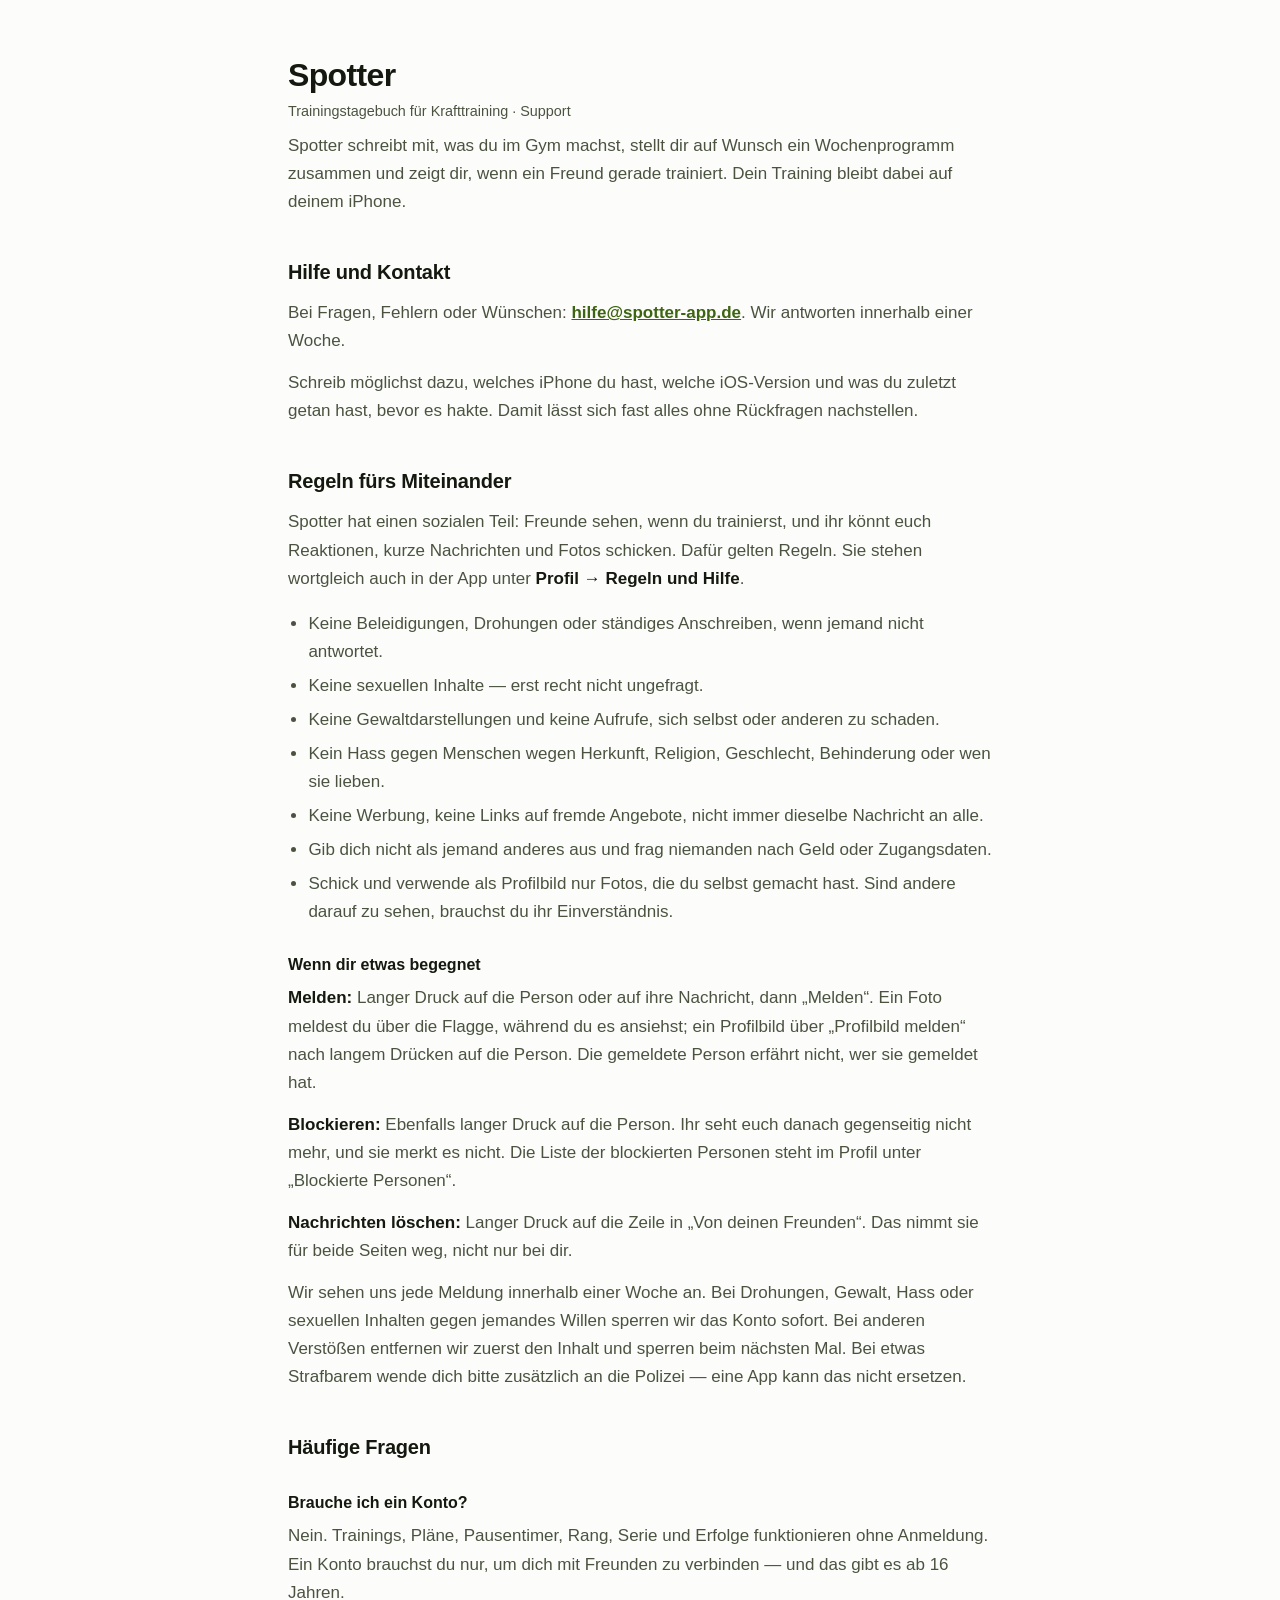
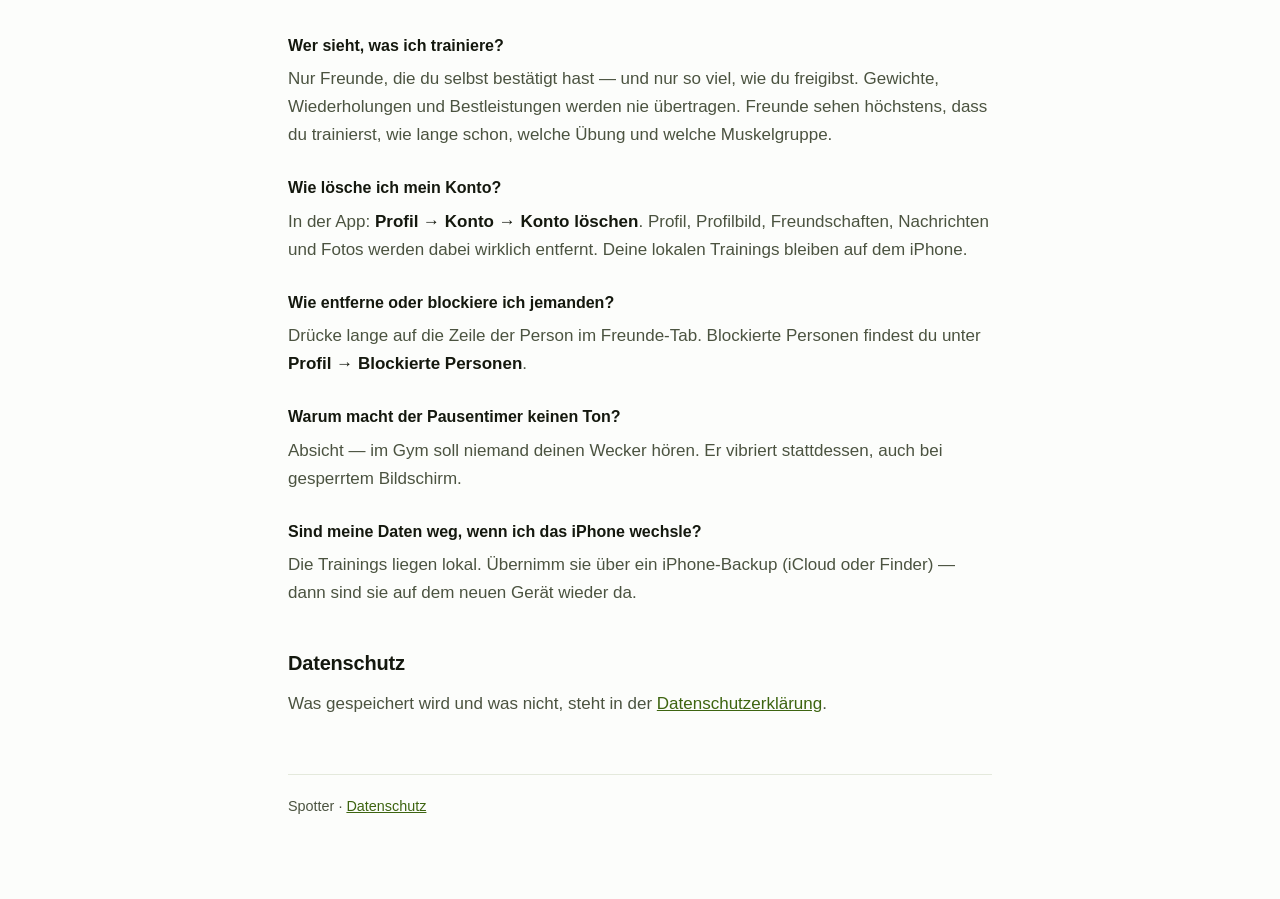
<file: index.html>
<!DOCTYPE html>
<html lang="de">
<head>
<meta charset="utf-8">
<meta name="viewport" content="width=device-width, initial-scale=1">
<title>Spotter – Support</title>
<link rel="stylesheet" href="style.css">
</head>
<body>
<main>

<header>
  <h1>Spotter</h1>
  <p class="stand">Trainingstagebuch für Krafttraining · Support</p>
</header>

<p>
  Spotter schreibt mit, was du im Gym machst, stellt dir auf Wunsch ein
  Wochenprogramm zusammen und zeigt dir, wenn ein Freund gerade trainiert.
  Dein Training bleibt dabei auf deinem iPhone.
</p>

<h2>Hilfe und Kontakt</h2>
<p>
  Bei Fragen, Fehlern oder Wünschen:
  <strong><a href="mailto:hilfe@spotter-app.de">hilfe@spotter-app.de</a></strong>.
  Wir antworten innerhalb einer Woche.
</p>
<p>
  Schreib möglichst dazu, welches iPhone du hast, welche iOS-Version und was
  du zuletzt getan hast, bevor es hakte. Damit lässt sich fast alles ohne
  Rückfragen nachstellen.
</p>

<h2 id="regeln">Regeln fürs Miteinander</h2>
<p>
  Spotter hat einen sozialen Teil: Freunde sehen, wenn du trainierst, und ihr
  könnt euch Reaktionen, kurze Nachrichten und Fotos schicken. Dafür gelten
  Regeln. Sie stehen wortgleich auch in der App unter
  <strong>Profil → Regeln und Hilfe</strong>.
</p>
<ul>
  <li>Keine Beleidigungen, Drohungen oder ständiges Anschreiben, wenn jemand
      nicht antwortet.</li>
  <li>Keine sexuellen Inhalte — erst recht nicht ungefragt.</li>
  <li>Keine Gewaltdarstellungen und keine Aufrufe, sich selbst oder anderen
      zu schaden.</li>
  <li>Kein Hass gegen Menschen wegen Herkunft, Religion, Geschlecht,
      Behinderung oder wen sie lieben.</li>
  <li>Keine Werbung, keine Links auf fremde Angebote, nicht immer dieselbe
      Nachricht an alle.</li>
  <li>Gib dich nicht als jemand anderes aus und frag niemanden nach Geld oder
      Zugangsdaten.</li>
  <li>Schick und verwende als Profilbild nur Fotos, die du selbst gemacht
      hast. Sind andere darauf zu sehen, brauchst du ihr Einverständnis.</li>
</ul>

<h3>Wenn dir etwas begegnet</h3>
<p>
  <strong>Melden:</strong> Langer Druck auf die Person oder auf ihre Nachricht,
  dann „Melden“. Ein Foto meldest du über die Flagge, während du es ansiehst;
  ein Profilbild über „Profilbild melden“ nach langem Drücken auf die Person.
  Die gemeldete Person erfährt nicht, wer sie gemeldet hat.
</p>
<p>
  <strong>Blockieren:</strong> Ebenfalls langer Druck auf die Person. Ihr seht
  euch danach gegenseitig nicht mehr, und sie merkt es nicht. Die Liste der
  blockierten Personen steht im Profil unter „Blockierte Personen“.
</p>
<p>
  <strong>Nachrichten löschen:</strong> Langer Druck auf die Zeile in „Von
  deinen Freunden“. Das nimmt sie für beide Seiten weg, nicht nur bei dir.
</p>
<p>
  Wir sehen uns jede Meldung innerhalb einer Woche an. Bei Drohungen, Gewalt,
  Hass oder sexuellen Inhalten gegen jemandes Willen sperren wir das Konto
  sofort. Bei anderen Verstößen entfernen wir zuerst den Inhalt und sperren
  beim nächsten Mal. Bei etwas Strafbarem wende dich bitte zusätzlich an die
  Polizei — eine App kann das nicht ersetzen.
</p>

<h2>Häufige Fragen</h2>

<h3>Brauche ich ein Konto?</h3>
<p>
  Nein. Trainings, Pläne, Pausentimer, Rang, Serie und Erfolge funktionieren
  ohne Anmeldung. Ein Konto brauchst du nur, um dich mit Freunden zu
  verbinden — und das gibt es ab 16 Jahren.
</p>

<h3>Wer sieht, was ich trainiere?</h3>
<p>
  Nur Freunde, die du selbst bestätigt hast — und nur so viel, wie du
  freigibst. Gewichte, Wiederholungen und Bestleistungen werden nie
  übertragen. Freunde sehen höchstens, dass du trainierst, wie lange schon,
  welche Übung und welche Muskelgruppe.
</p>

<h3>Wie lösche ich mein Konto?</h3>
<p>
  In der App: <strong>Profil → Konto → Konto löschen</strong>. Profil,
  Profilbild, Freundschaften, Nachrichten und Fotos werden dabei wirklich entfernt.
  Deine lokalen Trainings bleiben auf dem iPhone.
</p>

<h3>Wie entferne oder blockiere ich jemanden?</h3>
<p>
  Drücke lange auf die Zeile der Person im Freunde-Tab. Blockierte Personen
  findest du unter <strong>Profil → Blockierte Personen</strong>.
</p>

<h3>Warum macht der Pausentimer keinen Ton?</h3>
<p>
  Absicht — im Gym soll niemand deinen Wecker hören. Er vibriert stattdessen,
  auch bei gesperrtem Bildschirm.
</p>

<h3>Sind meine Daten weg, wenn ich das iPhone wechsle?</h3>
<p>
  Die Trainings liegen lokal. Übernimm sie über ein iPhone-Backup
  (iCloud oder Finder) — dann sind sie auf dem neuen Gerät wieder da.
</p>

<h2>Datenschutz</h2>
<p>
  Was gespeichert wird und was nicht, steht in der
  <a href="datenschutz.html">Datenschutzerklärung</a>.
</p>

<footer>
  Spotter · <a href="datenschutz.html">Datenschutz</a>
</footer>

</main>
</body>
</html>
</file>
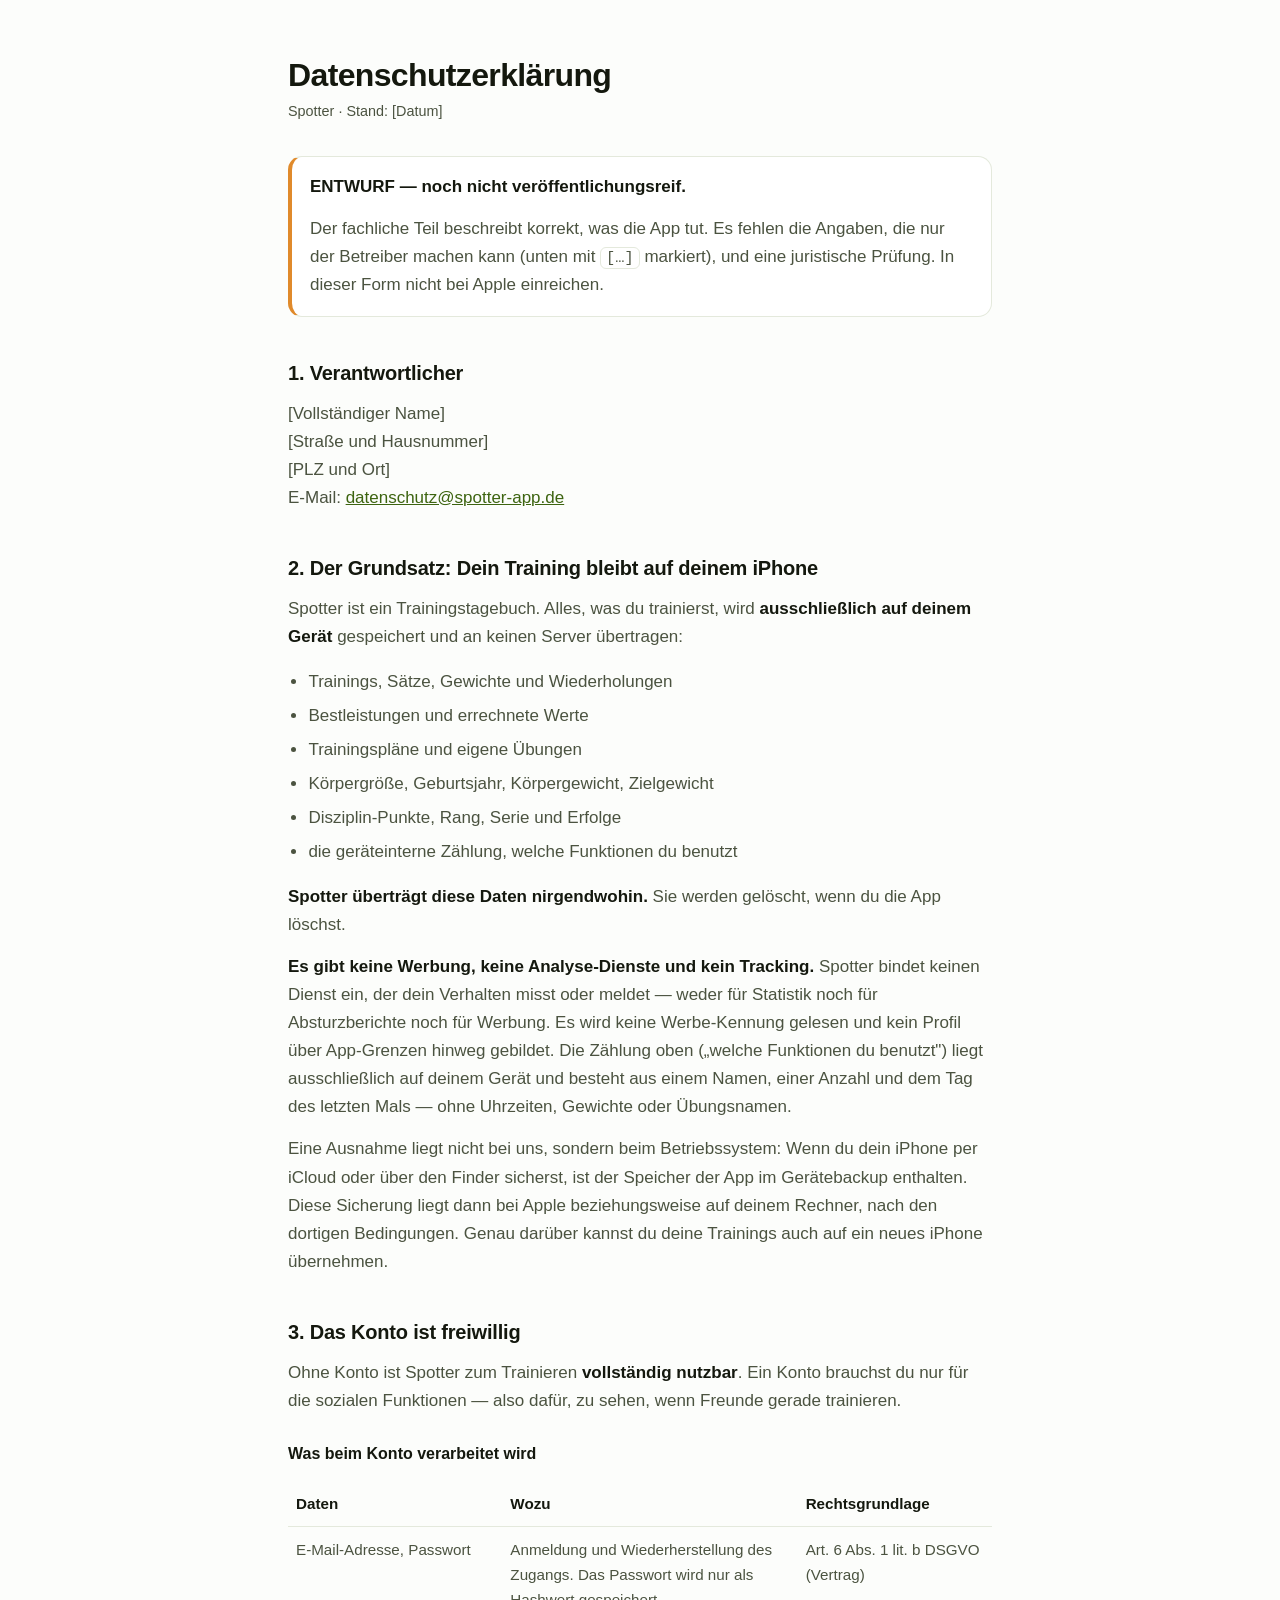
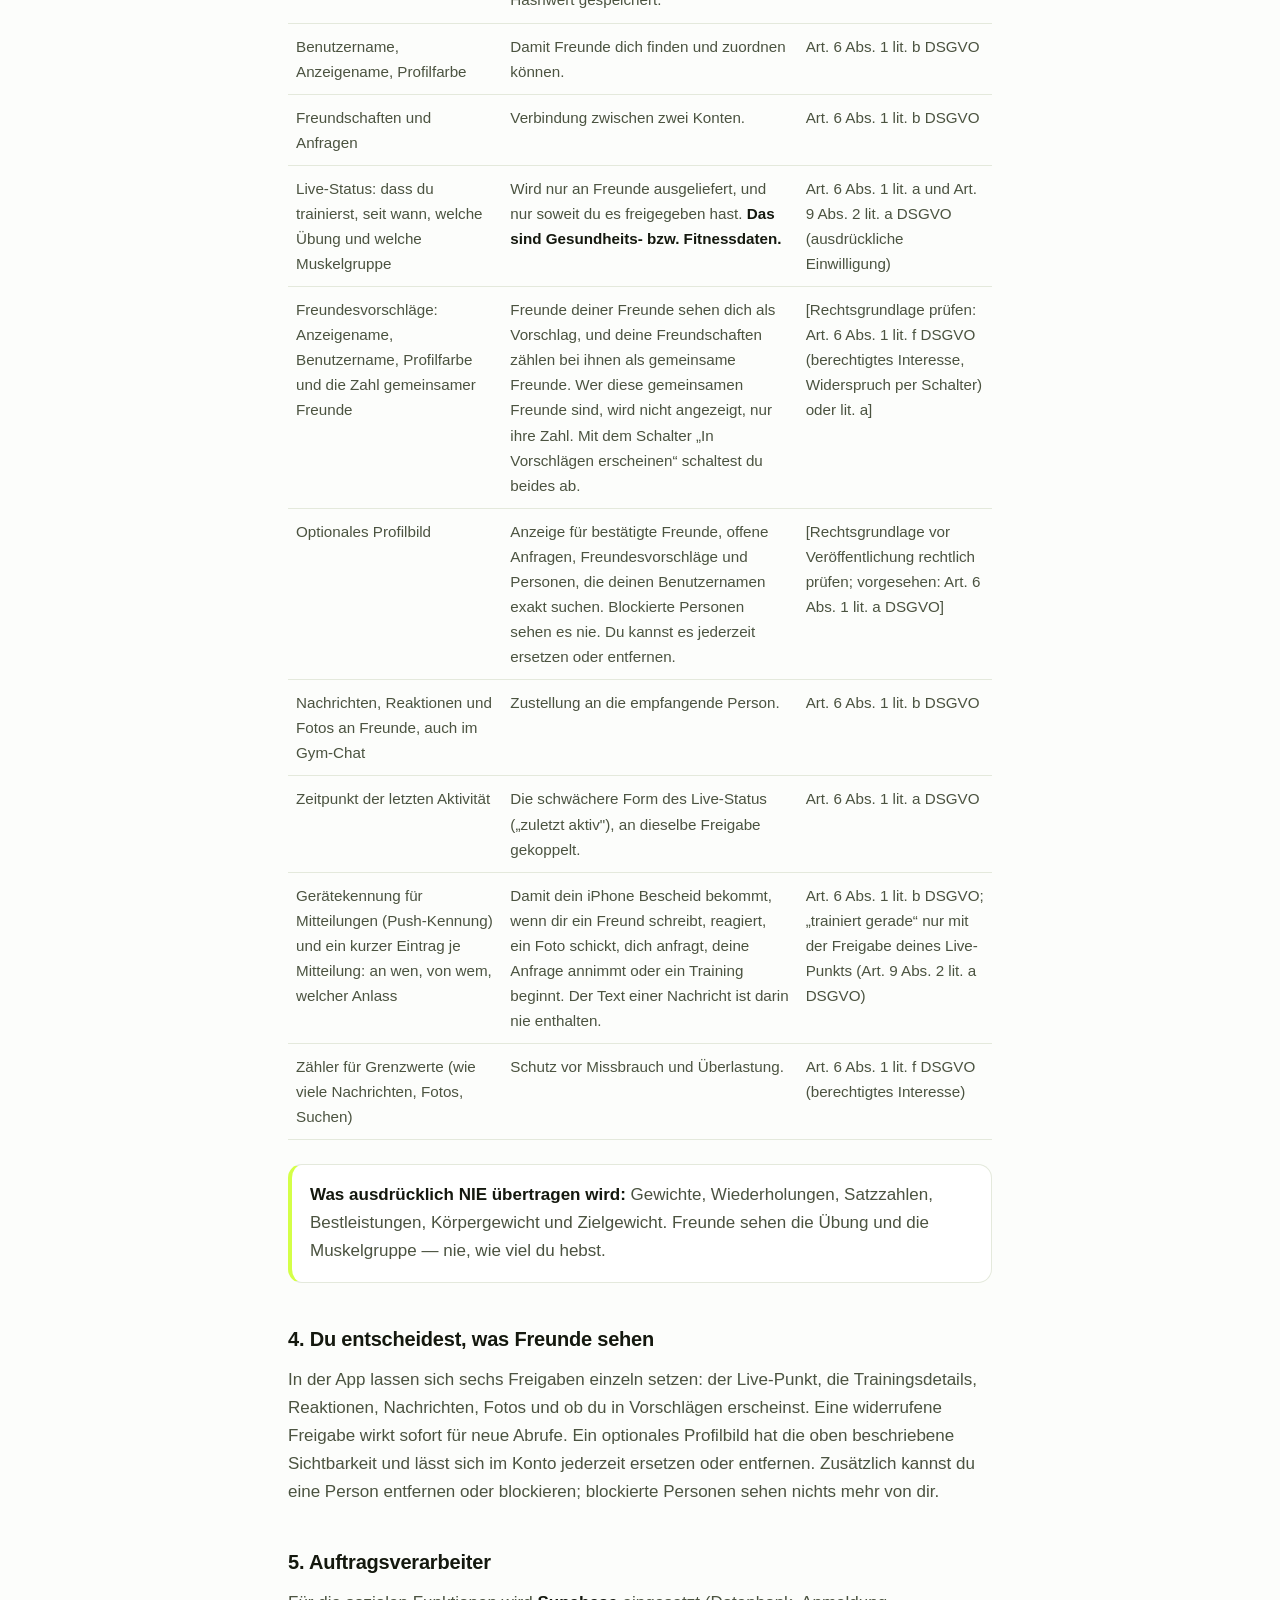
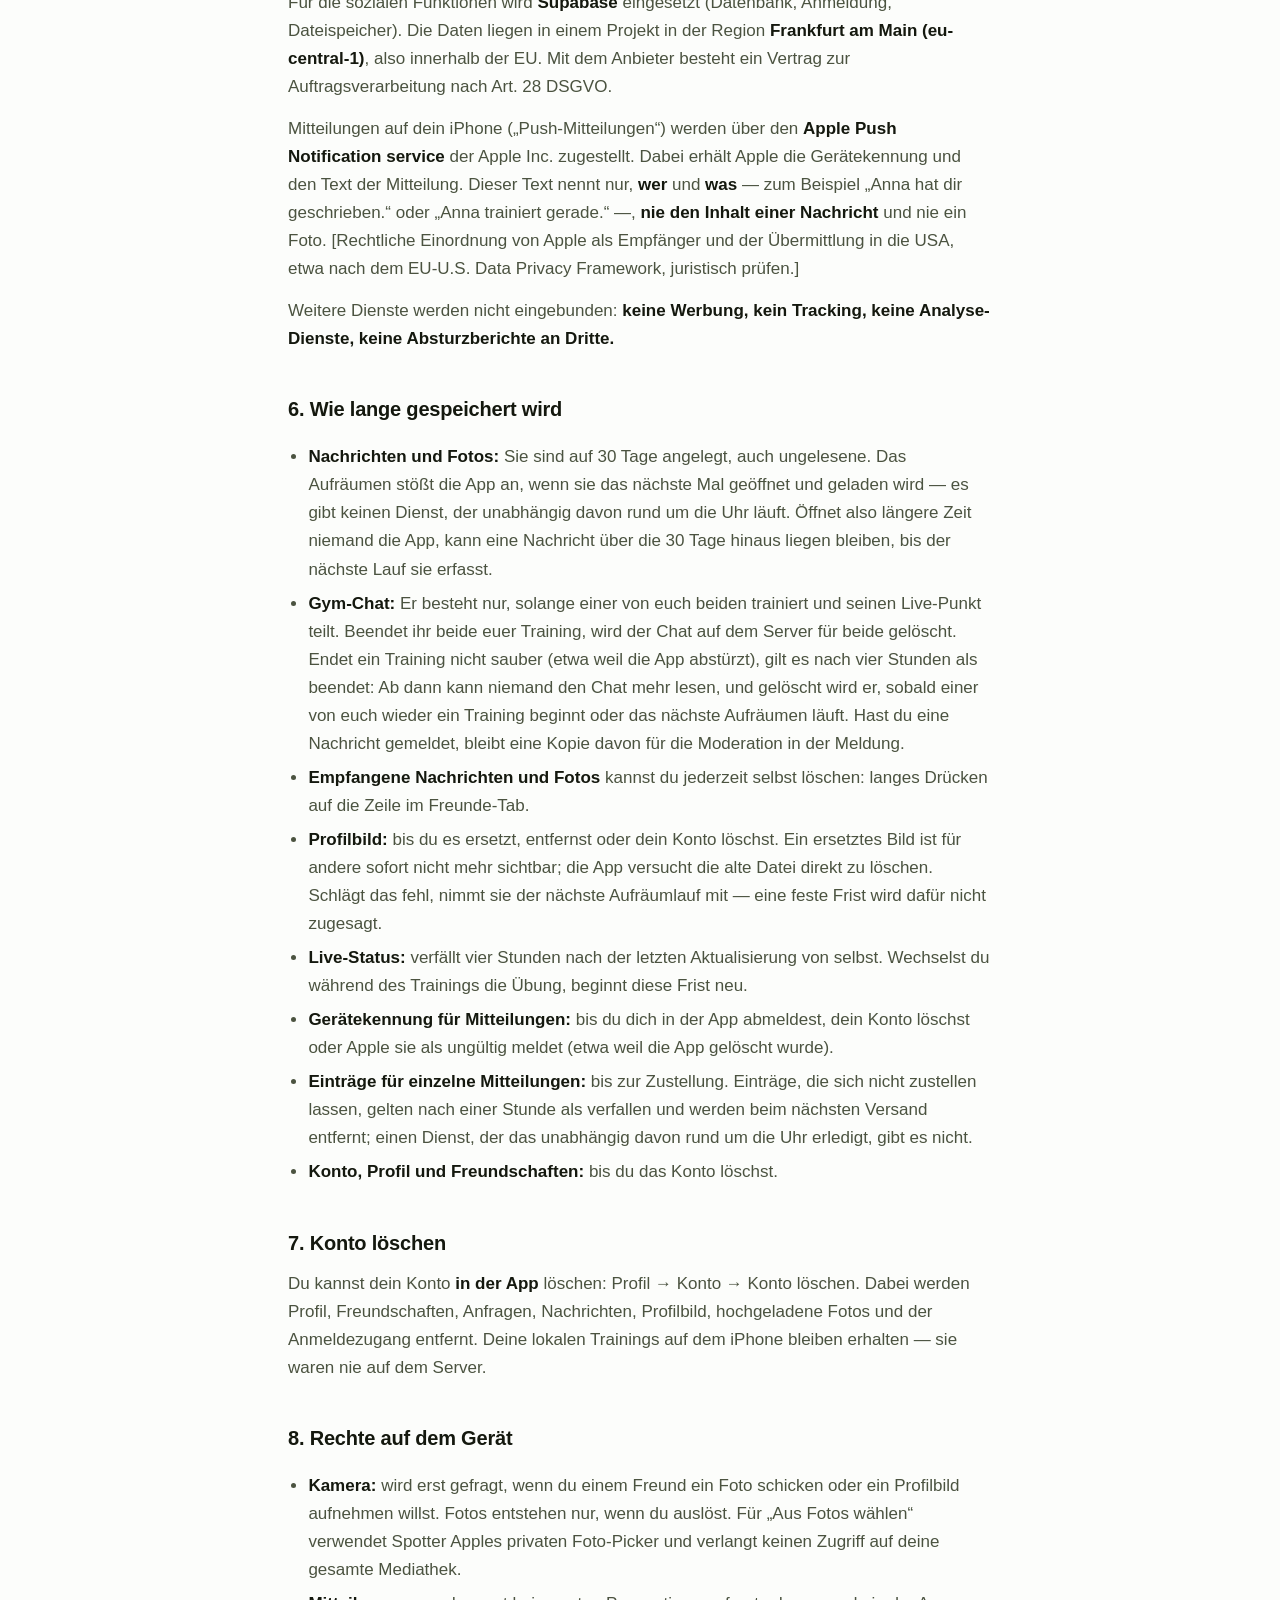
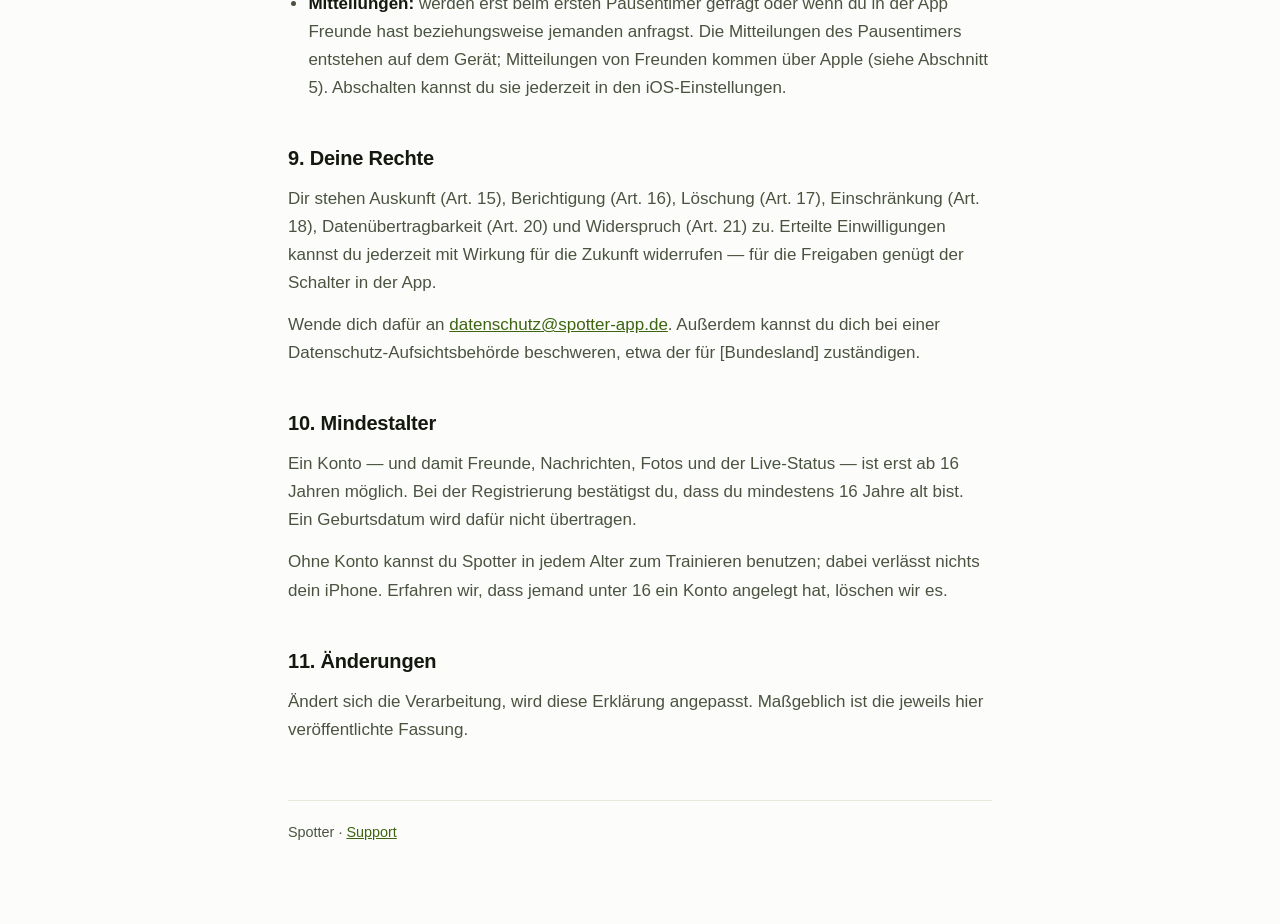
<file: datenschutz.html>
<!DOCTYPE html>
<html lang="de">
<head>
<meta charset="utf-8">
<meta name="viewport" content="width=device-width, initial-scale=1">
<title>Datenschutz – Spotter</title>
<link rel="stylesheet" href="style.css">
</head>
<body>
<main>

<header>
  <h1>Datenschutzerklärung</h1>
  <p class="stand">Spotter · Stand: <!-- DATUM EINSETZEN -->[Datum]</p>
</header>

<div class="hinweis luecke">
  <p><strong>ENTWURF — noch nicht veröffentlichungsreif.</strong></p>
  <p>Der fachliche Teil beschreibt korrekt, was die App tut. Es fehlen die
  Angaben, die nur der Betreiber machen kann (unten mit <code>[…]</code>
  markiert), und eine juristische Prüfung. In dieser Form nicht bei Apple
  einreichen.</p>
</div>

<h2>1. Verantwortlicher</h2>
<p>
  [Vollständiger Name]<br>
  [Straße und Hausnummer]<br>
  [PLZ und Ort]<br>
  E-Mail: <a href="mailto:datenschutz@spotter-app.de">datenschutz@spotter-app.de</a>
</p>

<h2>2. Der Grundsatz: Dein Training bleibt auf deinem iPhone</h2>
<p>
  Spotter ist ein Trainingstagebuch. Alles, was du trainierst, wird
  <strong>ausschließlich auf deinem Gerät</strong> gespeichert und an keinen
  Server übertragen:
</p>
<ul>
  <li>Trainings, Sätze, Gewichte und Wiederholungen</li>
  <li>Bestleistungen und errechnete Werte</li>
  <li>Trainingspläne und eigene Übungen</li>
  <li>Körpergröße, Geburtsjahr, Körpergewicht, Zielgewicht</li>
  <li>Disziplin-Punkte, Rang, Serie und Erfolge</li>
  <li>die geräteinterne Zählung, welche Funktionen du benutzt</li>
</ul>
<p>
  <strong>Spotter überträgt diese Daten nirgendwohin.</strong> Sie werden
  gelöscht, wenn du die App löschst.
</p>
<p>
  <strong>Es gibt keine Werbung, keine Analyse-Dienste und kein Tracking.</strong>
  Spotter bindet keinen Dienst ein, der dein Verhalten misst oder meldet —
  weder für Statistik noch für Absturzberichte noch für Werbung. Es wird
  keine Werbe-Kennung gelesen und kein Profil über App-Grenzen hinweg
  gebildet. Die Zählung oben („welche Funktionen du benutzt") liegt
  ausschließlich auf deinem Gerät und besteht aus einem Namen, einer Anzahl
  und dem Tag des letzten Mals — ohne Uhrzeiten, Gewichte oder Übungsnamen.
</p>
<p>
  Eine Ausnahme liegt nicht bei uns, sondern beim Betriebssystem: Wenn du
  dein iPhone per iCloud oder über den Finder sicherst, ist der Speicher der
  App im Gerätebackup enthalten. Diese Sicherung liegt dann bei Apple
  beziehungsweise auf deinem Rechner, nach den dortigen Bedingungen. Genau
  darüber kannst du deine Trainings auch auf ein neues iPhone übernehmen.
</p>

<h2>3. Das Konto ist freiwillig</h2>
<p>
  Ohne Konto ist Spotter zum Trainieren <strong>vollständig nutzbar</strong>.
  Ein Konto brauchst du nur für die sozialen Funktionen — also dafür, zu
  sehen, wenn Freunde gerade trainieren.
</p>

<h3>Was beim Konto verarbeitet wird</h3>
<table>
  <thead>
  <tr><th>Daten</th><th>Wozu</th><th>Rechtsgrundlage</th></tr>
  </thead>
  <tbody>
  <tr>
    <td data-titel="Daten">E-Mail-Adresse, Passwort</td>
    <td data-titel="Wozu">Anmeldung und Wiederherstellung des Zugangs. Das Passwort wird nur
        als Hashwert gespeichert.</td>
    <td data-titel="Rechtsgrundlage">Art. 6 Abs. 1 lit. b DSGVO (Vertrag)</td>
  </tr>
  <tr>
    <td data-titel="Daten">Benutzername, Anzeigename, Profilfarbe</td>
    <td data-titel="Wozu">Damit Freunde dich finden und zuordnen können.</td>
    <td data-titel="Rechtsgrundlage">Art. 6 Abs. 1 lit. b DSGVO</td>
  </tr>
  <tr>
    <td data-titel="Daten">Freundschaften und Anfragen</td>
    <td data-titel="Wozu">Verbindung zwischen zwei Konten.</td>
    <td data-titel="Rechtsgrundlage">Art. 6 Abs. 1 lit. b DSGVO</td>
  </tr>
  <tr>
    <td data-titel="Daten">Live-Status: dass du trainierst, seit wann, welche Übung und welche
        Muskelgruppe</td>
    <td data-titel="Wozu">Wird nur an Freunde ausgeliefert, und nur soweit du es freigegeben
        hast. <strong>Das sind Gesundheits- bzw. Fitnessdaten.</strong></td>
    <td data-titel="Rechtsgrundlage">Art. 6 Abs. 1 lit. a und Art. 9 Abs. 2 lit. a DSGVO
        (ausdrückliche Einwilligung)</td>
  </tr>
  <tr>
    <td data-titel="Daten">Freundesvorschläge: Anzeigename, Benutzername, Profilfarbe und die
        Zahl gemeinsamer Freunde</td>
    <td data-titel="Wozu">Freunde deiner Freunde sehen dich als Vorschlag, und deine
        Freundschaften zählen bei ihnen als gemeinsame Freunde. Wer diese
        gemeinsamen Freunde sind, wird nicht angezeigt, nur ihre Zahl. Mit dem
        Schalter „In Vorschlägen erscheinen“ schaltest du beides ab.</td>
    <td data-titel="Rechtsgrundlage">[Rechtsgrundlage prüfen: Art. 6 Abs. 1 lit. f DSGVO
        (berechtigtes Interesse, Widerspruch per Schalter) oder lit. a]</td>
  </tr>
  <tr>
    <td data-titel="Daten">Optionales Profilbild</td>
    <td data-titel="Wozu">Anzeige für bestätigte Freunde, offene Anfragen,
        Freundesvorschläge und Personen, die deinen Benutzernamen exakt
        suchen. Blockierte Personen sehen es nie. Du kannst es jederzeit
        ersetzen oder entfernen.</td>
    <td data-titel="Rechtsgrundlage">[Rechtsgrundlage vor Veröffentlichung
        rechtlich prüfen; vorgesehen: Art. 6 Abs. 1 lit. a DSGVO]</td>
  </tr>
  <tr>
    <td data-titel="Daten">Nachrichten, Reaktionen und Fotos an Freunde, auch im Gym-Chat</td>
    <td data-titel="Wozu">Zustellung an die empfangende Person.</td>
    <td data-titel="Rechtsgrundlage">Art. 6 Abs. 1 lit. b DSGVO</td>
  </tr>
  <tr>
    <td data-titel="Daten">Zeitpunkt der letzten Aktivität</td>
    <td data-titel="Wozu">Die schwächere Form des Live-Status („zuletzt aktiv"), an dieselbe
        Freigabe gekoppelt.</td>
    <td data-titel="Rechtsgrundlage">Art. 6 Abs. 1 lit. a DSGVO</td>
  </tr>
  <tr>
    <td data-titel="Daten">Gerätekennung für Mitteilungen (Push-Kennung) und ein kurzer
        Eintrag je Mitteilung: an wen, von wem, welcher Anlass</td>
    <td data-titel="Wozu">Damit dein iPhone Bescheid bekommt, wenn dir ein Freund schreibt,
        reagiert, ein Foto schickt, dich anfragt, deine Anfrage annimmt oder
        ein Training beginnt. Der Text einer Nachricht ist darin nie
        enthalten.</td>
    <td data-titel="Rechtsgrundlage">Art. 6 Abs. 1 lit. b DSGVO; „trainiert gerade“ nur mit der
        Freigabe deines Live-Punkts (Art. 9 Abs. 2 lit. a DSGVO)</td>
  </tr>
  <tr>
    <td data-titel="Daten">Zähler für Grenzwerte (wie viele Nachrichten, Fotos, Suchen)</td>
    <td data-titel="Wozu">Schutz vor Missbrauch und Überlastung.</td>
    <td data-titel="Rechtsgrundlage">Art. 6 Abs. 1 lit. f DSGVO (berechtigtes Interesse)</td>
  </tr>
  </tbody>
</table>

<div class="hinweis">
  <p><strong>Was ausdrücklich NIE übertragen wird:</strong> Gewichte,
  Wiederholungen, Satzzahlen, Bestleistungen, Körpergewicht und Zielgewicht.
  Freunde sehen die Übung und die Muskelgruppe — nie, wie viel du hebst.</p>
</div>

<h2>4. Du entscheidest, was Freunde sehen</h2>
<p>
  In der App lassen sich sechs Freigaben einzeln setzen: der Live-Punkt, die
  Trainingsdetails, Reaktionen, Nachrichten, Fotos und ob du in Vorschlägen
  erscheinst. Eine widerrufene Freigabe wirkt sofort für neue Abrufe. Ein
  optionales Profilbild hat die oben beschriebene Sichtbarkeit und lässt sich
  im Konto jederzeit ersetzen oder entfernen. Zusätzlich kannst du eine Person
  entfernen oder blockieren; blockierte Personen sehen nichts mehr von dir.
</p>

<h2>5. Auftragsverarbeiter</h2>
<p>
  Für die sozialen Funktionen wird <strong>Supabase</strong> eingesetzt
  (Datenbank, Anmeldung, Dateispeicher). Die Daten liegen in einem Projekt in
  der Region <strong>Frankfurt am Main (eu-central-1)</strong>, also innerhalb
  der EU. Mit dem Anbieter besteht ein Vertrag zur Auftragsverarbeitung nach
  Art. 28 DSGVO.
</p>
<p>
  Mitteilungen auf dein iPhone („Push-Mitteilungen“) werden über den
  <strong>Apple Push Notification service</strong> der Apple Inc. zugestellt.
  Dabei erhält Apple die Gerätekennung und den Text der Mitteilung. Dieser
  Text nennt nur, <strong>wer</strong> und <strong>was</strong> — zum Beispiel
  „Anna hat dir geschrieben.“ oder „Anna trainiert gerade.“ —,
  <strong>nie den Inhalt einer Nachricht</strong> und nie ein Foto.
  [Rechtliche Einordnung von Apple als Empfänger und der Übermittlung in die
  USA, etwa nach dem EU-U.S. Data Privacy Framework, juristisch prüfen.]
</p>
<p>
  Weitere Dienste werden nicht eingebunden: <strong>keine Werbung, kein
  Tracking, keine Analyse-Dienste, keine Absturzberichte an Dritte.</strong>
</p>

<h2>6. Wie lange gespeichert wird</h2>
<ul>
  <li><strong>Nachrichten und Fotos:</strong> Sie sind auf 30 Tage angelegt,
      auch ungelesene. Das Aufräumen stößt die App an, wenn sie das nächste
      Mal geöffnet und geladen wird — es gibt keinen Dienst, der unabhängig
      davon rund um die Uhr läuft. Öffnet also längere Zeit niemand die App,
      kann eine Nachricht über die 30 Tage hinaus liegen bleiben, bis der
      nächste Lauf sie erfasst.</li>
  <li><strong>Gym-Chat:</strong> Er besteht nur, solange einer von euch
      beiden trainiert und seinen Live-Punkt teilt. Beendet ihr beide euer
      Training, wird der Chat auf dem Server für beide gelöscht. Endet ein
      Training nicht sauber (etwa weil die App abstürzt), gilt es nach vier
      Stunden als beendet: Ab dann kann niemand den Chat mehr lesen, und
      gelöscht wird er, sobald einer von euch wieder ein Training beginnt
      oder das nächste Aufräumen läuft. Hast du eine Nachricht gemeldet,
      bleibt eine Kopie davon für die Moderation in der Meldung.</li>
  <li><strong>Empfangene Nachrichten und Fotos</strong> kannst du jederzeit
      selbst löschen: langes Drücken auf die Zeile im Freunde-Tab.</li>
  <li><strong>Profilbild:</strong> bis du es ersetzt, entfernst oder dein Konto
      löschst. Ein ersetztes Bild ist für andere sofort nicht mehr sichtbar;
      die App versucht die alte Datei direkt zu löschen. Schlägt das fehl,
      nimmt sie der nächste Aufräumlauf mit — eine feste Frist wird dafür
      nicht zugesagt.</li>
  <li><strong>Live-Status:</strong> verfällt vier Stunden nach der letzten
      Aktualisierung von selbst. Wechselst du während des Trainings die
      Übung, beginnt diese Frist neu.</li>
  <li><strong>Gerätekennung für Mitteilungen:</strong> bis du dich in der
      App abmeldest, dein Konto löschst oder Apple sie als ungültig meldet
      (etwa weil die App gelöscht wurde).</li>
  <li><strong>Einträge für einzelne Mitteilungen:</strong> bis zur
      Zustellung. Einträge, die sich nicht zustellen lassen, gelten nach
      einer Stunde als verfallen und werden beim nächsten Versand entfernt;
      einen Dienst, der das unabhängig davon rund um die Uhr erledigt, gibt
      es nicht.</li>
  <li><strong>Konto, Profil und Freundschaften:</strong> bis du das Konto
      löschst.</li>
</ul>

<h2>7. Konto löschen</h2>
<p>
  Du kannst dein Konto <strong>in der App</strong> löschen: Profil → Konto →
  Konto löschen. Dabei werden Profil, Freundschaften, Anfragen, Nachrichten,
  Profilbild, hochgeladene Fotos und der Anmeldezugang entfernt. Deine lokalen Trainings
  auf dem iPhone bleiben erhalten — sie waren nie auf dem Server.
</p>

<h2>8. Rechte auf dem Gerät</h2>
<ul>
  <li><strong>Kamera:</strong> wird erst gefragt, wenn du einem Freund ein
      Foto schicken oder ein Profilbild aufnehmen willst. Fotos entstehen
      nur, wenn du auslöst. Für „Aus Fotos wählen“ verwendet Spotter Apples
      privaten Foto-Picker und verlangt keinen Zugriff auf deine gesamte
      Mediathek.</li>
  <li><strong>Mitteilungen:</strong> werden erst beim ersten Pausentimer
      gefragt oder wenn du in der App Freunde hast beziehungsweise jemanden
      anfragst. Die Mitteilungen des Pausentimers entstehen auf dem Gerät;
      Mitteilungen von Freunden kommen über Apple (siehe Abschnitt 5).
      Abschalten kannst du sie jederzeit in den iOS-Einstellungen.</li>
</ul>

<h2>9. Deine Rechte</h2>
<p>
  Dir stehen Auskunft (Art. 15), Berichtigung (Art. 16), Löschung (Art. 17),
  Einschränkung (Art. 18), Datenübertragbarkeit (Art. 20) und Widerspruch
  (Art. 21) zu. Erteilte Einwilligungen kannst du jederzeit mit Wirkung für
  die Zukunft widerrufen — für die Freigaben genügt der Schalter in der App.
</p>
<p>
  Wende dich dafür an
  <a href="mailto:datenschutz@spotter-app.de">datenschutz@spotter-app.de</a>. Außerdem kannst du dich bei einer
  Datenschutz-Aufsichtsbehörde beschweren, etwa der für [Bundesland]
  zuständigen.
</p>

<h2>10. Mindestalter</h2>
<p>
  Ein Konto — und damit Freunde, Nachrichten, Fotos und der Live-Status —
  ist erst ab 16 Jahren möglich. Bei der Registrierung bestätigst du, dass
  du mindestens 16 Jahre alt bist. Ein Geburtsdatum wird dafür nicht
  übertragen.
</p>
<p>
  Ohne Konto kannst du Spotter in jedem Alter zum Trainieren benutzen;
  dabei verlässt nichts dein iPhone. Erfahren wir, dass jemand unter 16 ein
  Konto angelegt hat, löschen wir es.
</p>

<h2>11. Änderungen</h2>
<p>
  Ändert sich die Verarbeitung, wird diese Erklärung angepasst. Maßgeblich
  ist die jeweils hier veröffentlichte Fassung.
</p>

<footer>
  Spotter · <a href="index.html">Support</a>
</footer>

</main>
</body>
</html>
</file>
<file: style.css>
/* Die Farben der App: Limette als Flaeche, tiefes Oliv fuer Schrift. */
:root {
  --grund: #FCFDFB;
  --karte: #FFFFFF;
  --text: #14180E;
  --leise: #4B5340;
  --akzent: #3D6410;
  --signal: #D4FF47;
  --linie: #E4E9DC;
}
@media (prefers-color-scheme: dark) {
  :root {
    --grund: #12140F;
    --karte: #1B1E17;
    --text: #F2F5EC;
    --leise: #AFB7A4;
    --akzent: #B7E56A;
    --linie: #2C3126;
  }
}
* { box-sizing: border-box; }
body {
  margin: 0;
  padding: 0 20px 80px;
  background: var(--grund);
  color: var(--text);
  font: 17px/1.65 -apple-system, BlinkMacSystemFont, "Segoe UI", Roboto, sans-serif;
  -webkit-text-size-adjust: 100%;
}
main { max-width: 44rem; margin: 0 auto; }
header { padding: 56px 0 8px; }
h1 { font-size: 2rem; line-height: 1.2; margin: 0 0 6px; letter-spacing: -0.02em; }
h2 { font-size: 1.25rem; margin: 40px 0 10px; letter-spacing: -0.01em; }
h3 { font-size: 1rem; margin: 26px 0 6px; }
p, li { color: var(--leise); }
p { margin: 0 0 14px; }
strong { color: var(--text); }
a { color: var(--akzent); }
.stand { color: var(--leise); font-size: 0.9rem; margin: 0; }
.hinweis {
  background: var(--karte);
  border: 1px solid var(--linie);
  border-left: 4px solid var(--signal);
  border-radius: 14px;
  padding: 16px 18px;
  margin: 24px 0;
}
.hinweis p:last-child { margin-bottom: 0; }
.luecke { border-left-color: #E08A2B; }
table { width: 100%; border-collapse: collapse; margin: 14px 0 24px; font-size: 0.95rem; }
th, td { text-align: left; padding: 10px 8px; border-bottom: 1px solid var(--linie); vertical-align: top; }
th { color: var(--text); font-weight: 600; }
td { color: var(--leise); }

/* Drei Spalten passen auf ein Telefon nicht: Woerter wie "Rechtsgrundlage"
   lassen sich nicht umbrechen, und die Tabelle schoebe die Seite seitlich
   aus dem Bild. Unter 700 px wird daraus deshalb eine Liste — jede Zeile
   ein Block, jedes Feld mit seiner Ueberschrift davor. Das ist wichtiger
   als das Tabellenraster: Hier steht der Kern der Erklaerung. */
@media (max-width: 700px) {
  table, tbody, tr, td { display: block; width: 100%; }
  thead { display: none; }
  tr {
    background: var(--karte);
    border: 1px solid var(--linie);
    border-radius: 14px;
    padding: 6px 14px 12px;
    margin-bottom: 14px;
  }
  td { border-bottom: 0; padding: 8px 0 0; }
  td::before {
    content: attr(data-titel);
    display: block;
    color: var(--text);
    font-weight: 600;
    font-size: 0.82rem;
    letter-spacing: 0.02em;
    margin-bottom: 2px;
  }
}
ul { padding-left: 1.2em; }
li { margin-bottom: 6px; }
footer { margin-top: 56px; padding-top: 20px; border-top: 1px solid var(--linie); font-size: 0.9rem; color: var(--leise); }
code { background: var(--karte); border: 1px solid var(--linie); border-radius: 6px; padding: 1px 5px; font-size: 0.9em; }
</file>
